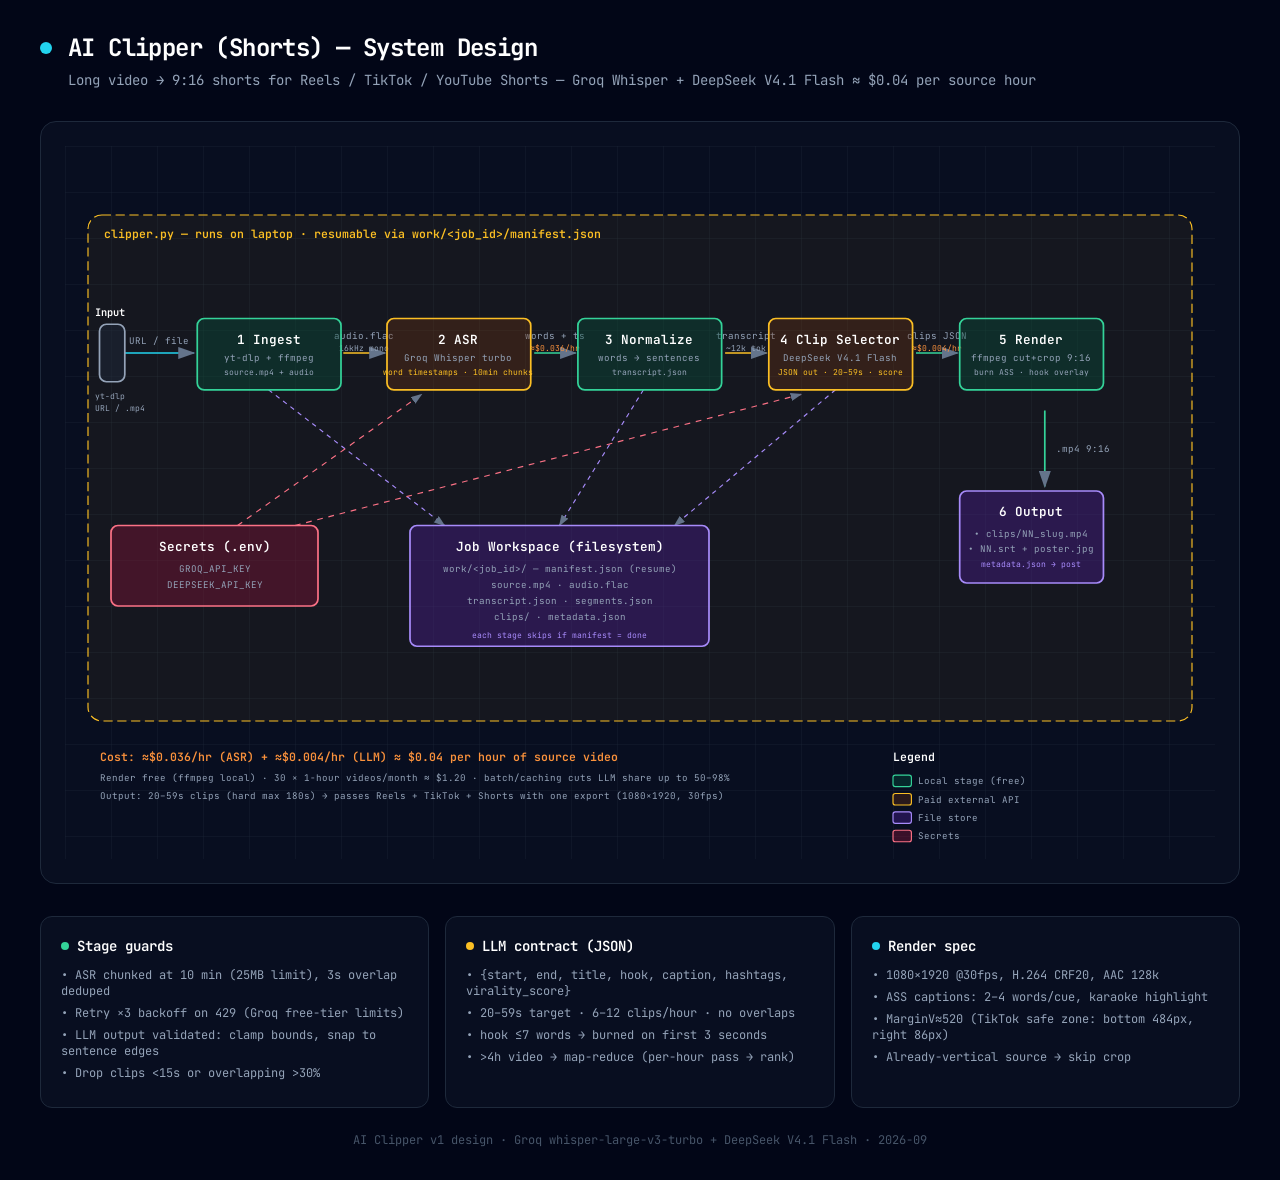
<file: ai-clipper-architecture.html>
<!DOCTYPE html>
<html lang="en">
<head>
  <meta charset="UTF-8">
  <meta name="viewport" content="width=device-width, initial-scale=1.0">
  <title>AI Clipper Architecture Diagram</title>
  <link href="https://fonts.googleapis.com/css2?family=JetBrains+Mono:wght@400;500;600;700&display=swap" rel="stylesheet">
  <style>
    * { margin: 0; padding: 0; box-sizing: border-box; }
    body {
      font-family: 'JetBrains Mono', monospace;
      background: #020617;
      min-height: 100vh;
      padding: 2rem;
      color: white;
    }
    .container { max-width: 1200px; margin: 0 auto; }
    .header { margin-bottom: 2rem; }
    .header-row { display: flex; align-items: center; gap: 1rem; margin-bottom: 0.5rem; }
    .pulse-dot { width: 12px; height: 12px; background: #22d3ee; border-radius: 50%; animation: pulse 2s infinite; }
    @keyframes pulse { 0%, 100% { opacity: 1; } 50% { opacity: 0.5; } }
    h1 { font-size: 1.5rem; font-weight: 700; letter-spacing: -0.025em; }
    .subtitle { color: #94a3b8; font-size: 0.875rem; margin-left: 1.75rem; }
    .diagram-container {
      background: rgba(15, 23, 42, 0.5);
      border-radius: 1rem;
      border: 1px solid #1e293b;
      padding: 1.5rem;
      overflow-x: auto;
    }
    svg { width: 100%; min-width: 900px; display: block; }
    .cards { display: grid; grid-template-columns: repeat(auto-fit, minmax(280px, 1fr)); gap: 1rem; margin-top: 2rem; }
    .card { background: rgba(15, 23, 42, 0.5); border-radius: 0.75rem; border: 1px solid #1e293b; padding: 1.25rem; }
    .card-header { display: flex; align-items: center; gap: 0.5rem; margin-bottom: 0.75rem; }
    .card-dot { width: 8px; height: 8px; border-radius: 50%; }
    .card-dot.cyan { background: #22d3ee; }
    .card-dot.emerald { background: #34d399; }
    .card-dot.amber { background: #fbbf24; }
    .card h3 { font-size: 0.875rem; font-weight: 600; }
    .card ul { list-style: none; color: #94a3b8; font-size: 0.75rem; }
    .card li { margin-bottom: 0.375rem; }
    .footer { text-align: center; margin-top: 1.5rem; color: #475569; font-size: 0.75rem; }
  </style>
</head>
<body>
  <div class="container">
    <div class="header">
      <div class="header-row">
        <div class="pulse-dot"></div>
        <h1>AI Clipper (Shorts) — System Design</h1>
      </div>
      <p class="subtitle">Long video → 9:16 shorts for Reels / TikTok / YouTube Shorts — Groq Whisper + DeepSeek V4.1 Flash ≈ $0.04 per source hour</p>
    </div>

    <div class="diagram-container">
      <svg viewBox="0 0 1000 620">
        <defs>
          <marker id="arrowhead" markerWidth="10" markerHeight="7" refX="9" refY="3.5" orient="auto">
            <polygon points="0 0, 10 3.5, 0 7" fill="#64748b" />
          </marker>
          <pattern id="grid" width="40" height="40" patternUnits="userSpaceOnUse">
            <path d="M 40 0 L 0 0 0 40" fill="none" stroke="#1e293b" stroke-width="0.5"/>
          </pattern>
        </defs>

        <rect width="100%" height="100%" fill="url(#grid)" />

        <!-- Pipeline region boundary -->
        <rect x="20" y="60" width="960" height="440" rx="12" fill="rgba(251, 191, 36, 0.05)" stroke="#fbbf24" stroke-width="1" stroke-dasharray="8,4"/>
        <text x="34" y="80" fill="#fbbf24" font-size="10" font-weight="600">clipper.py — runs on laptop · resumable via work/&lt;job_id&gt;/manifest.json</text>

        <!-- ===== ARROWS (drawn first, behind boxes) ===== -->
        <!-- Input → 1 Ingest -->
        <line x1="52" y1="180" x2="112" y2="180" stroke="#22d3ee" stroke-width="1.5" marker-end="url(#arrowhead)"/>
        <text x="82" y="172" fill="#94a3b8" font-size="8" text-anchor="middle">URL / file</text>

        <!-- 1 → 2 -->
        <line x1="242" y1="180" x2="278" y2="180" stroke="#fbbf24" stroke-width="1.5" marker-end="url(#arrowhead)"/>
        <text x="260" y="168" fill="#94a3b8" font-size="8" text-anchor="middle">audio.flac</text>
        <text x="260" y="178" fill="#94a3b8" font-size="7" text-anchor="middle">16kHz mono</text>

        <!-- 2 → 3 -->
        <line x1="408" y1="180" x2="444" y2="180" stroke="#34d399" stroke-width="1.5" marker-end="url(#arrowhead)"/>
        <text x="426" y="168" fill="#94a3b8" font-size="8" text-anchor="middle">words + ts</text>
        <text x="426" y="178" fill="#fb923c" font-size="7" text-anchor="middle">≈$0.036/hr</text>

        <!-- 3 → 4 -->
        <line x1="574" y1="180" x2="610" y2="180" stroke="#fbbf24" stroke-width="1.5" marker-end="url(#arrowhead)"/>
        <text x="592" y="168" fill="#94a3b8" font-size="8" text-anchor="middle">transcript</text>
        <text x="592" y="178" fill="#94a3b8" font-size="7" text-anchor="middle">~12k tok</text>

        <!-- 4 → 5 -->
        <line x1="740" y1="180" x2="776" y2="180" stroke="#34d399" stroke-width="1.5" marker-end="url(#arrowhead)"/>
        <text x="758" y="168" fill="#94a3b8" font-size="8" text-anchor="middle">clips JSON</text>
        <text x="758" y="178" fill="#fb923c" font-size="7" text-anchor="middle">≈$0.004/hr</text>

        <!-- 5 → 6 -->
        <line x1="852" y1="230" x2="852" y2="296" stroke="#34d399" stroke-width="1.5" marker-end="url(#arrowhead)"/>
        <text x="862" y="266" fill="#94a3b8" font-size="8">.mp4 9:16</text>

        <!-- Down arrows to job workspace -->
        <line x1="177" y1="212" x2="330" y2="330" stroke="#a78bfa" stroke-width="1" stroke-dasharray="4,4" marker-end="url(#arrowhead)"/>
        <line x1="503" y1="212" x2="430" y2="330" stroke="#a78bfa" stroke-width="1" stroke-dasharray="4,4" marker-end="url(#arrowhead)"/>
        <line x1="670" y1="212" x2="530" y2="330" stroke="#a78bfa" stroke-width="1" stroke-dasharray="4,4" marker-end="url(#arrowhead)"/>

        <!-- ===== INPUT ===== -->
        <rect x="30" y="155" width="22" height="50" rx="6" fill="rgba(30, 41, 59, 0.5)" stroke="#94a3b8" stroke-width="1.5"/>
        <text x="26" y="148" fill="white" font-size="9" font-weight="600">Input</text>
        <text x="26" y="220" fill="#94a3b8" font-size="7">yt-dlp</text>
        <text x="26" y="230" fill="#94a3b8" font-size="7">URL / .mp4</text>

        <!-- ===== 1 INGEST (local) ===== -->
        <rect x="115" y="150" width="125" height="62" rx="6" fill="rgba(6, 78, 59, 0.4)" stroke="#34d399" stroke-width="1.5"/>
        <text x="177" y="172" fill="white" font-size="11" font-weight="600" text-anchor="middle">1 Ingest</text>
        <text x="177" y="187" fill="#94a3b8" font-size="8" text-anchor="middle">yt-dlp + ffmpeg</text>
        <text x="177" y="199" fill="#94a3b8" font-size="7" text-anchor="middle">source.mp4 + audio</text>

        <!-- ===== 2 ASR (external cloud) ===== -->
        <rect x="280" y="150" width="125" height="62" rx="6" fill="rgba(120, 53, 15, 0.3)" stroke="#fbbf24" stroke-width="1.5"/>
        <text x="342" y="172" fill="white" font-size="11" font-weight="600" text-anchor="middle">2 ASR</text>
        <text x="342" y="187" fill="#94a3b8" font-size="8" text-anchor="middle">Groq Whisper turbo</text>
        <text x="342" y="199" fill="#fbbf24" font-size="7" text-anchor="middle">word timestamps · 10min chunks</text>

        <!-- ===== 3 NORMALIZE (local) ===== -->
        <rect x="446" y="150" width="125" height="62" rx="6" fill="rgba(6, 78, 59, 0.4)" stroke="#34d399" stroke-width="1.5"/>
        <text x="508" y="172" fill="white" font-size="11" font-weight="600" text-anchor="middle">3 Normalize</text>
        <text x="508" y="187" fill="#94a3b8" font-size="8" text-anchor="middle">words → sentences</text>
        <text x="508" y="199" fill="#94a3b8" font-size="7" text-anchor="middle">transcript.json</text>

        <!-- ===== 4 CLIP SELECTOR (external cloud) ===== -->
        <rect x="612" y="150" width="125" height="62" rx="6" fill="rgba(120, 53, 15, 0.3)" stroke="#fbbf24" stroke-width="1.5"/>
        <text x="674" y="172" fill="white" font-size="11" font-weight="600" text-anchor="middle">4 Clip Selector</text>
        <text x="674" y="187" fill="#94a3b8" font-size="8" text-anchor="middle">DeepSeek V4.1 Flash</text>
        <text x="674" y="199" fill="#fbbf24" font-size="7" text-anchor="middle">JSON out · 20–59s · score</text>

        <!-- ===== 5 RENDER (local) ===== -->
        <rect x="778" y="150" width="125" height="62" rx="6" fill="rgba(6, 78, 59, 0.4)" stroke="#34d399" stroke-width="1.5"/>
        <text x="840" y="172" fill="white" font-size="11" font-weight="600" text-anchor="middle">5 Render</text>
        <text x="840" y="187" fill="#94a3b8" font-size="8" text-anchor="middle">ffmpeg cut+crop 9:16</text>
        <text x="840" y="199" fill="#94a3b8" font-size="7" text-anchor="middle">burn ASS · hook overlay</text>

        <!-- ===== 6 OUTPUT PACKAGE (file store) ===== -->
        <rect x="778" y="300" width="125" height="80" rx="6" fill="rgba(76, 29, 149, 0.4)" stroke="#a78bfa" stroke-width="1.5"/>
        <text x="840" y="322" fill="white" font-size="11" font-weight="600" text-anchor="middle">6 Output</text>
        <text x="840" y="340" fill="#94a3b8" font-size="8" text-anchor="middle">• clips/NN_slug.mp4</text>
        <text x="840" y="353" fill="#94a3b8" font-size="8" text-anchor="middle">• NN.srt + poster.jpg</text>
        <text x="840" y="366" fill="#a78bfa" font-size="7" text-anchor="middle">metadata.json → post</text>

        <!-- ===== JOB WORKSPACE (database-ish) ===== -->
        <rect x="300" y="330" width="260" height="105" rx="6" fill="rgba(76, 29, 149, 0.4)" stroke="#a78bfa" stroke-width="1.5"/>
        <text x="430" y="352" fill="white" font-size="11" font-weight="600" text-anchor="middle">Job Workspace (filesystem)</text>
        <text x="430" y="370" fill="#94a3b8" font-size="8" text-anchor="middle">work/&lt;job_id&gt;/ — manifest.json (resume)</text>
        <text x="430" y="384" fill="#94a3b8" font-size="8" text-anchor="middle">source.mp4 · audio.flac</text>
        <text x="430" y="398" fill="#94a3b8" font-size="8" text-anchor="middle">transcript.json · segments.json</text>
        <text x="430" y="412" fill="#94a3b8" font-size="8" text-anchor="middle">clips/ · metadata.json</text>
        <text x="430" y="428" fill="#a78bfa" font-size="7" text-anchor="middle">each stage skips if manifest = done</text>

        <!-- ===== SECRETS (security) ===== -->
        <rect x="40" y="330" width="180" height="70" rx="6" fill="rgba(136, 19, 55, 0.4)" stroke="#fb7185" stroke-width="1.5"/>
        <text x="130" y="352" fill="white" font-size="11" font-weight="600" text-anchor="middle">Secrets (.env)</text>
        <text x="130" y="370" fill="#94a3b8" font-size="8" text-anchor="middle">GROQ_API_KEY</text>
        <text x="130" y="384" fill="#94a3b8" font-size="8" text-anchor="middle">DEEPSEEK_API_KEY</text>

        <!-- Secret flows -->
        <line x1="150" y1="330" x2="310" y2="216" stroke="#fb7185" stroke-width="1" stroke-dasharray="5,5" marker-end="url(#arrowhead)"/>
        <line x1="200" y1="330" x2="640" y2="216" stroke="#fb7185" stroke-width="1" stroke-dasharray="5,5" marker-end="url(#arrowhead)"/>

        <!-- ===== LEGEND (outside boundary) ===== -->
        <text x="720" y="535" fill="white" font-size="10" font-weight="600">Legend</text>
        <rect x="720" y="547" width="16" height="10" rx="2" fill="rgba(6, 78, 59, 0.4)" stroke="#34d399" stroke-width="1"/>
        <text x="742" y="555" fill="#94a3b8" font-size="8">Local stage (free)</text>
        <rect x="720" y="563" width="16" height="10" rx="2" fill="rgba(120, 53, 15, 0.3)" stroke="#fbbf24" stroke-width="1"/>
        <text x="742" y="571" fill="#94a3b8" font-size="8">Paid external API</text>
        <rect x="720" y="579" width="16" height="10" rx="2" fill="rgba(76, 29, 149, 0.4)" stroke="#a78bfa" stroke-width="1"/>
        <text x="742" y="587" fill="#94a3b8" font-size="8">File store</text>
        <rect x="720" y="595" width="16" height="10" rx="2" fill="rgba(136, 19, 55, 0.4)" stroke="#fb7185" stroke-width="1"/>
        <text x="742" y="603" fill="#94a3b8" font-size="8">Secrets</text>

        <!-- Cost annotation -->
        <text x="30" y="535" fill="#fb923c" font-size="10" font-weight="600">Cost: ≈$0.036/hr (ASR) + ≈$0.004/hr (LLM) ≈ $0.04 per hour of source video</text>
        <text x="30" y="552" fill="#94a3b8" font-size="8">Render free (ffmpeg local) · 30 × 1-hour videos/month ≈ $1.20 · batch/caching cuts LLM share up to 50–98%</text>
        <text x="30" y="568" fill="#94a3b8" font-size="8">Output: 20–59s clips (hard max 180s) → passes Reels + TikTok + Shorts with one export (1080×1920, 30fps)</text>
      </svg>
    </div>

    <div class="cards">
      <div class="card">
        <div class="card-header">
          <div class="card-dot emerald"></div>
          <h3>Stage guards</h3>
        </div>
        <ul>
          <li>• ASR chunked at 10 min (25MB limit), 3s overlap deduped</li>
          <li>• Retry ×3 backoff on 429 (Groq free-tier limits)</li>
          <li>• LLM output validated: clamp bounds, snap to sentence edges</li>
          <li>• Drop clips &lt;15s or overlapping &gt;30%</li>
        </ul>
      </div>
      <div class="card">
        <div class="card-header">
          <div class="card-dot amber"></div>
          <h3>LLM contract (JSON)</h3>
        </div>
        <ul>
          <li>• {start, end, title, hook, caption, hashtags, virality_score}</li>
          <li>• 20–59s target · 6–12 clips/hour · no overlaps</li>
          <li>• hook ≤7 words → burned on first 3 seconds</li>
          <li>• &gt;4h video → map-reduce (per-hour pass → rank)</li>
        </ul>
      </div>
      <div class="card">
        <div class="card-header">
          <div class="card-dot cyan"></div>
          <h3>Render spec</h3>
        </div>
        <ul>
          <li>• 1080×1920 @30fps, H.264 CRF20, AAC 128k</li>
          <li>• ASS captions: 2–4 words/cue, karaoke highlight</li>
          <li>• MarginV≈520 (TikTok safe zone: bottom 484px, right 86px)</li>
          <li>• Already-vertical source → skip crop</li>
        </ul>
      </div>
    </div>

    <p class="footer">AI Clipper v1 design · Groq whisper-large-v3-turbo + DeepSeek V4.1 Flash · 2026-09</p>
  </div>
</body>
</html>
</file>
